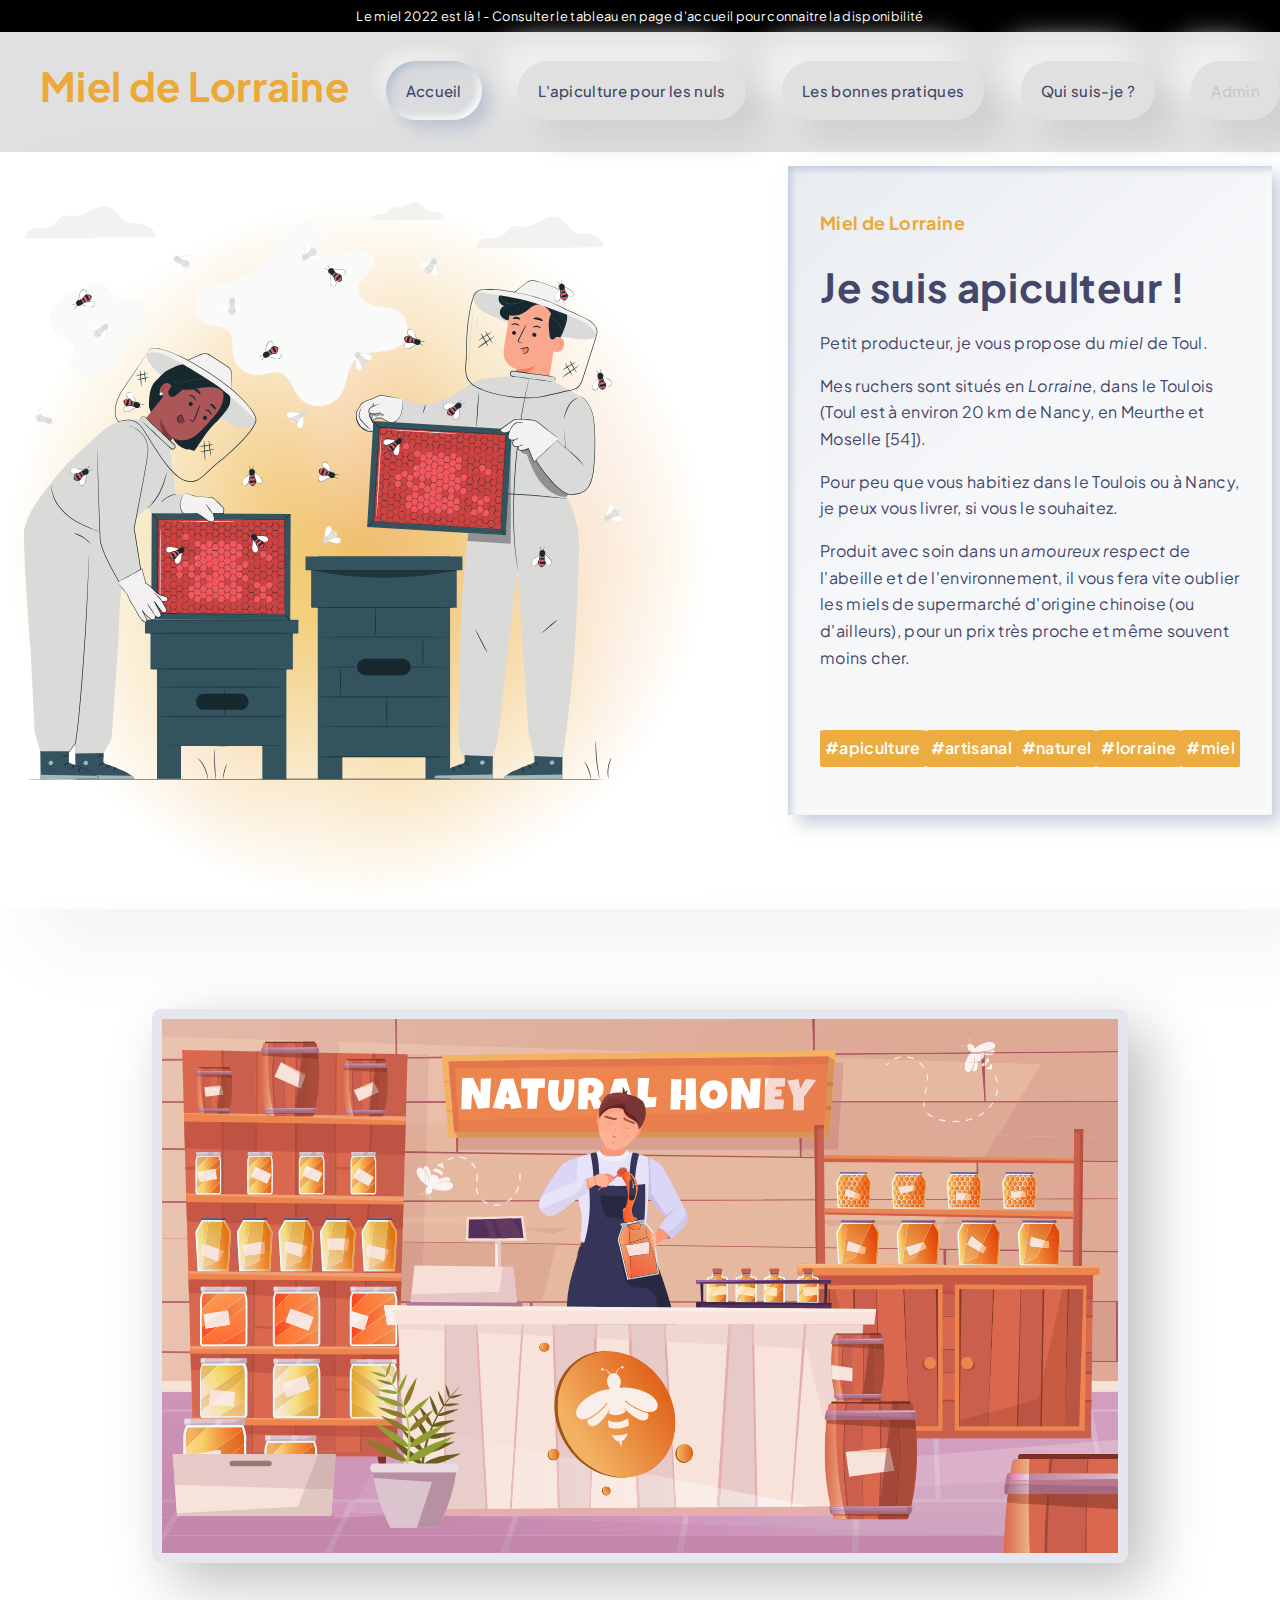
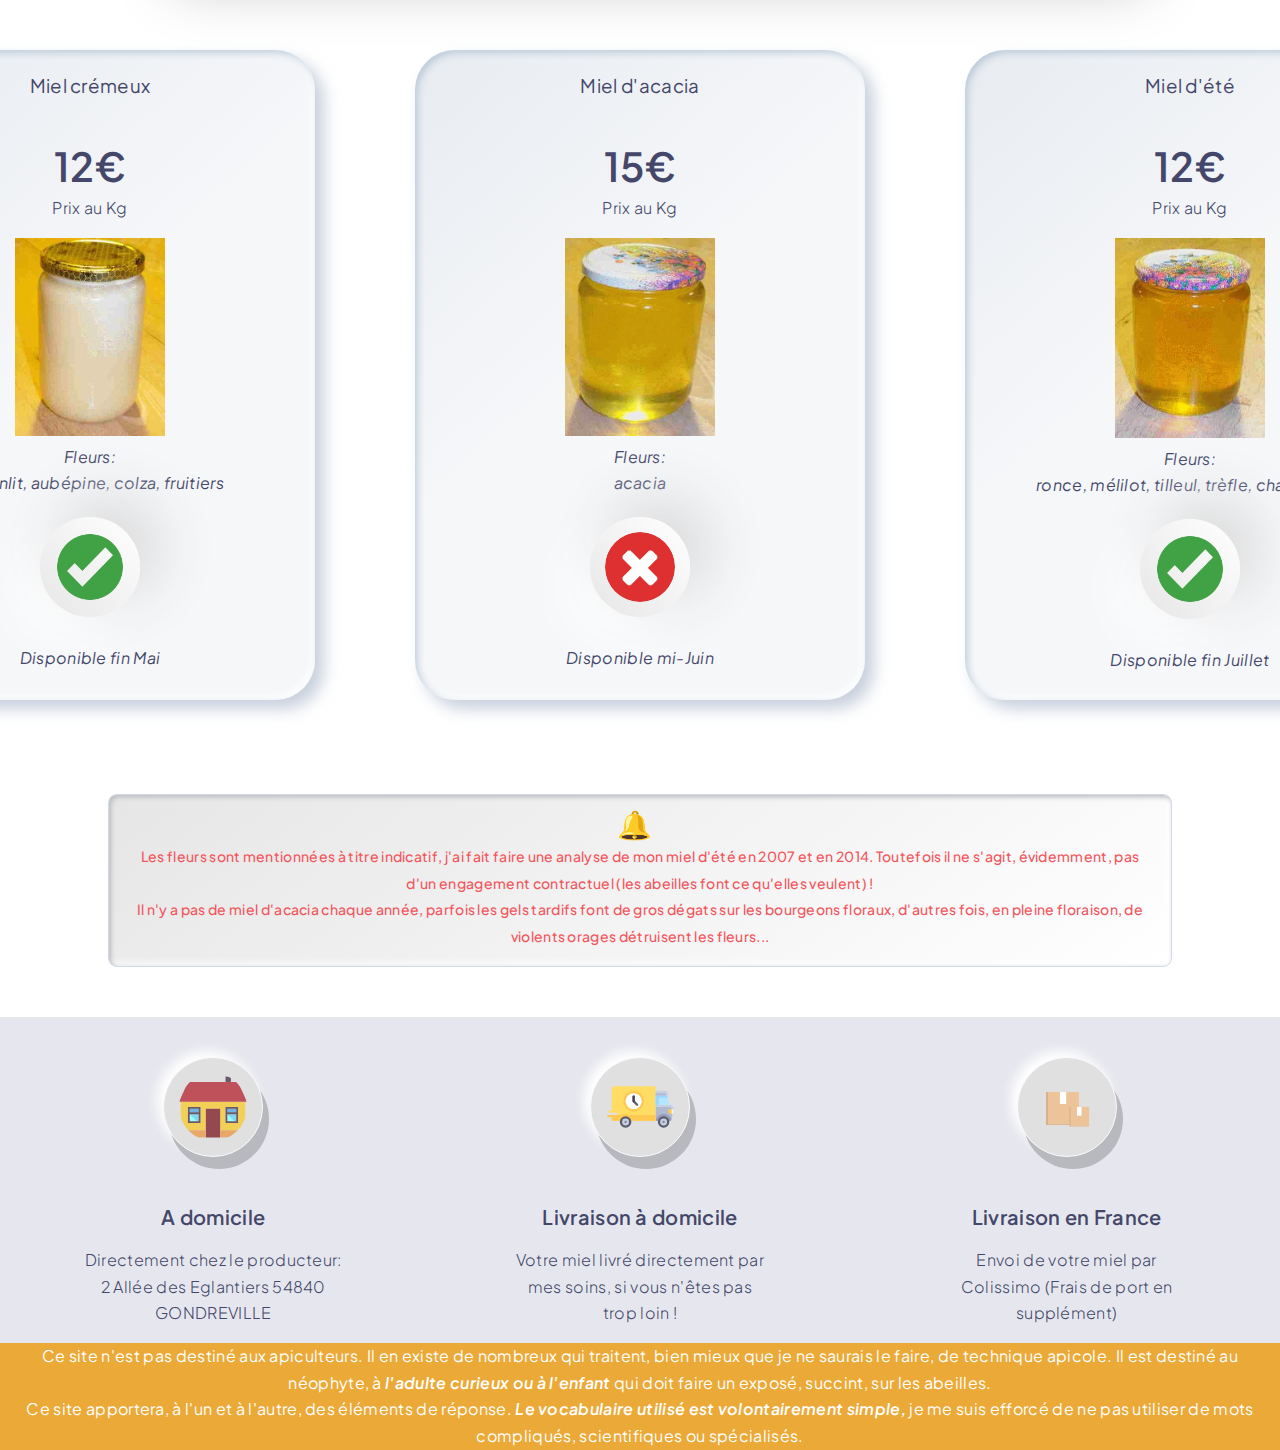
<file: index.html>
<!DOCTYPE html>
<html lang="fr">

<head>
    <meta charset="UTF-8">
    <meta http-equiv="X-UA-Compatible" content="IE=edge">
    <meta name="viewport" content="width=device-width, initial-scale=1.0">
    <meta name="Keywords" lang="fr"
        content="miel,toul,toulois,artisan, artisanal,pure,naturel,bio,nancy,lorraine,lorrain,apiculture,apiculteur,producteur,trouver,acheter,vendre,vendeur,cherche,chercher,amateur,nature,naturel,bio,aliment,énergétique,exposé,comprendre,comment ça marche,comment ca marche,FAQ,faq,produit,pollen,reine,ouvrière,ouvriere,essaim,a quoi ça sert,à quoi ca sert,chercher la reine,chercher une reine,pour les nuls, idée cadeau,meurthe et moselle, distributeur, livraison gratuite, departement 54, proximité, français">
    <title>Miel de Lorraine</title>
    <link rel="icon" href="images/honey-pot-svgrepo-com.svg" />
    <link rel="stylesheet" href="./css/style.css">

    <!-- Import de la police d'écriture prise sur le site "fonts.google.com" (site officiel)-->

    <link rel="preconnect" href="https://fonts.googleapis.com">
    <link rel="preconnect" href="https://fonts.gstatic.com" crossorigin>
    <link
        href="https://fonts.googleapis.com/css2?family=Plus+Jakarta+Sans:ital,wght@0,200;0,300;0,400;0,500;0,600;0,700;0,800;1,200;1,300;1,400;1,500;1,600;1,700;1,800&display=swap"
        rel="stylesheet">

    <!-- Y a-t-il un coût pour ces polices ? Non. Toutes les polices Google Fonts sont Open Source et sont offertes.-->
    <!--Puis-je utiliser n'importe quelle police dans un produit commercial ? Oui, vous pouvez les utiliser à des fins commerciales et même les inclure dans un produit vendu.-->

    <!---------------------------------------------------------------------------------------->
</head>

<body>
    <header class="header">
        <div class="bandeau-annonce">
            <p class="annonce">Le miel 2022 est là ! - Consulter le tableau en page d'accueil pour connaitre la
                disponibilité</p>
        </div>
        <!-- Menu -->
        <nav class="nav">
            <ul class="menu">
                <li><a class="brandName" href="index.html">Miel de Lorraine</a> </li>
                <li><a class="menu__item-active" href="index.html">Accueil</a> </li>
                <li><a class="menu__item" href="#">L'apiculture pour les nuls</a> </li>
                <li><a class="menu__item" href="#">Les bonnes pratiques</a> </li>
                <li><a class="menu__item" href="quiSuisJe.html">Qui suis-je ?</a> </li>
                <li><a class="menu__item admin" href="#">Admin</a> </li>
            </ul>
        </nav>
    </header>

    <main>
        <div class="container">
            <section class="presentation">
                <div class="imagesection01">
                    <img class="imagesection01__active" src="images/13918549_5385987.svg" alt="apiculteur">
                    <img class="imagesection01__blur" src="images/ffflux.svg" alt="blur-screen">
                </div>
                <div class="text-section01">
                    <h2>Miel de Lorraine</h2>
                    <h1>Je suis apiculteur !</h1>
                    <p>Petit producteur, je vous propose du <em>miel</em> de Toul.</p>
                    <p>Mes ruchers sont situés en <em>Lorraine</em>, dans le Toulois (Toul est à environ 20 km de Nancy,
                        en
                        Meurthe
                        et
                        Moselle [54]).
                    </p>
                    <p>Pour peu que vous habitiez dans le Toulois ou à Nancy, je peux vous livrer, si vous le souhaitez.
                    </p>
                    <p>Produit avec soin dans un <em>amoureux respect</em> de l'abeille et de l'environnement, il vous
                        fera vite
                        oublier les miels de supermarché d'origine chinoise (ou d'ailleurs), pour un prix très proche et
                        même souvent moins cher.
                    </p>
                    <br>
                    <div class="container-SEO">
                        <p class="SEO"> <span>#apiculture</span> <span>#artisanal</span>
                            <span>#naturel</span> <span>#lorraine</span> <span>#miel</span></p>
                    </div>
                </div>
            </section>
        </div>

        <div class="container 02">
            <section class="vente">
                <div class="imagesection02">
                    <img class="imagesection02__active" src="images/16607849_2102.i511.004_honey_shop_flat.svg"
                        alt="apiculteur">
                </div>
                <div class="card-section">
                    <div class="card">
                        <h3>Miel crémeux</h3>
                        <h4>12€</h4>
                        <p>Prix au Kg</p>
                        <img class="image-miel" src="images/printemps.jpg" alt="Miel crémeux">
                        <br>
                        <em>Fleurs:</em>
                        <br>
                        <em>pissenlit, aubépine, colza, fruitiers</em>
                        <br>
                        <img class="disponibilité" src="images/Eo_circle_green_checkmark.png" alt="disponibilité">
                        <br>
                        <em>Disponible fin Mai</em>
                    </div>
                    <div class="card">
                        <h3>Miel d'acacia</h3>
                        <h4>15€</h4>
                        <p>Prix au Kg</p>
                        <img class="image-miel" src="images/acacia.jpg" alt="Miel d'acacia">
                        <br>
                        <em>Fleurs:</em>
                        <br>
                        <em>acacia</em>
                        <br>
                        <img class="disponibilité" src="images/256px-Cross_red_circle.png" alt="disponibilité">
                        <br>
                        <em>Disponible mi-Juin</em>
                    </div>
                    <div class="card">
                        <h3>Miel d'été</h3>
                        <h4>12€</h4>
                        <p>Prix au Kg</p>
                        <img class="image-miel-ete" src="images/ete.jpg" alt="Miel d'été">
                        <br>
                        <em>Fleurs:</em>
                        <br>
                        <em>ronce, mélilot, tilleul, trèfle, chataîgnier</em>
                        <br>
                        <img class="disponibilité" src="images/Eo_circle_green_checkmark.png" alt="disponibilité">
                        <br>
                        <em>Disponible fin Juillet</em>
                    </div>
                </div>

                <p class="warning">
                    <span class="bell">🔔</span>
                    <br>
                    Les fleurs sont mentionnées à titre indicatif, j'ai fait faire une analyse de mon miel d'été en 2007
                    et en 2014.
                    Toutefois il ne s'agit, évidemment, pas d'un engagement contractuel (les abeilles font ce qu'elles
                    veulent) !
                    <br>
                    Il n'y a pas de miel d'acacia chaque année, parfois les gels tardifs font de gros dégats sur les
                    bourgeons floraux, d'autres fois, en pleine floraison, de violents orages détruisent les fleurs...
                </p>
            </section>
        </div>


        <footer>
            <section class="ou-acheter">

                <div class="container-ou-acheter">
                    <img class="methode-achat" src="images/sur-place.svg" alt="sur-place">
                    <div class="text">
                        <h3>A domicile</h3>
                        <p>Directement chez le producteur: 2 Allée des Eglantiers 54840 GONDREVILLE</p>
                    </div>
                </div>

                <div class="container-ou-acheter">
                    <img class="methode-achat" src="images/livraison-domicile.svg" alt="livraison-domicile">
                    <div class="text">
                        <h3>Livraison à domicile</h3>
                        <p>Votre miel livré directement par mes soins, si vous n'êtes pas trop loin !</p>
                    </div>
                </div>

                <div class="container-ou-acheter">
                    <img class="methode-achat" src="images/envoi-colis.svg" alt="envoi-colis">
                    <div class="text">
                        <h3>Livraison en France</h3>
                        <p>Envoi de votre miel par Colissimo (Frais de port en supplément)</p>
                    </div>
                </div>

            </section>

            <section class="informatif">
                <p>Ce site n'est pas destiné aux apiculteurs. Il en existe de nombreux qui traitent, bien mieux que je
                    ne
                    saurais le faire, de technique apicole. Il est destiné au néophyte, à <em>l'adulte curieux ou à
                        l'enfant</em> qui doit faire un exposé, succint, sur les abeilles.
                    <br>
                    Ce site apportera, à l'un et à l'autre, des éléments de réponse. <em>Le vocabulaire utilisé est
                        volontairement simple,</em> je me suis efforcé de ne pas utiliser de mots compliqués,
                    scientifiques
                    ou spécialisés.
                </p>
            </section>
        </footer>
    </main>
</body>

</html>
</file>
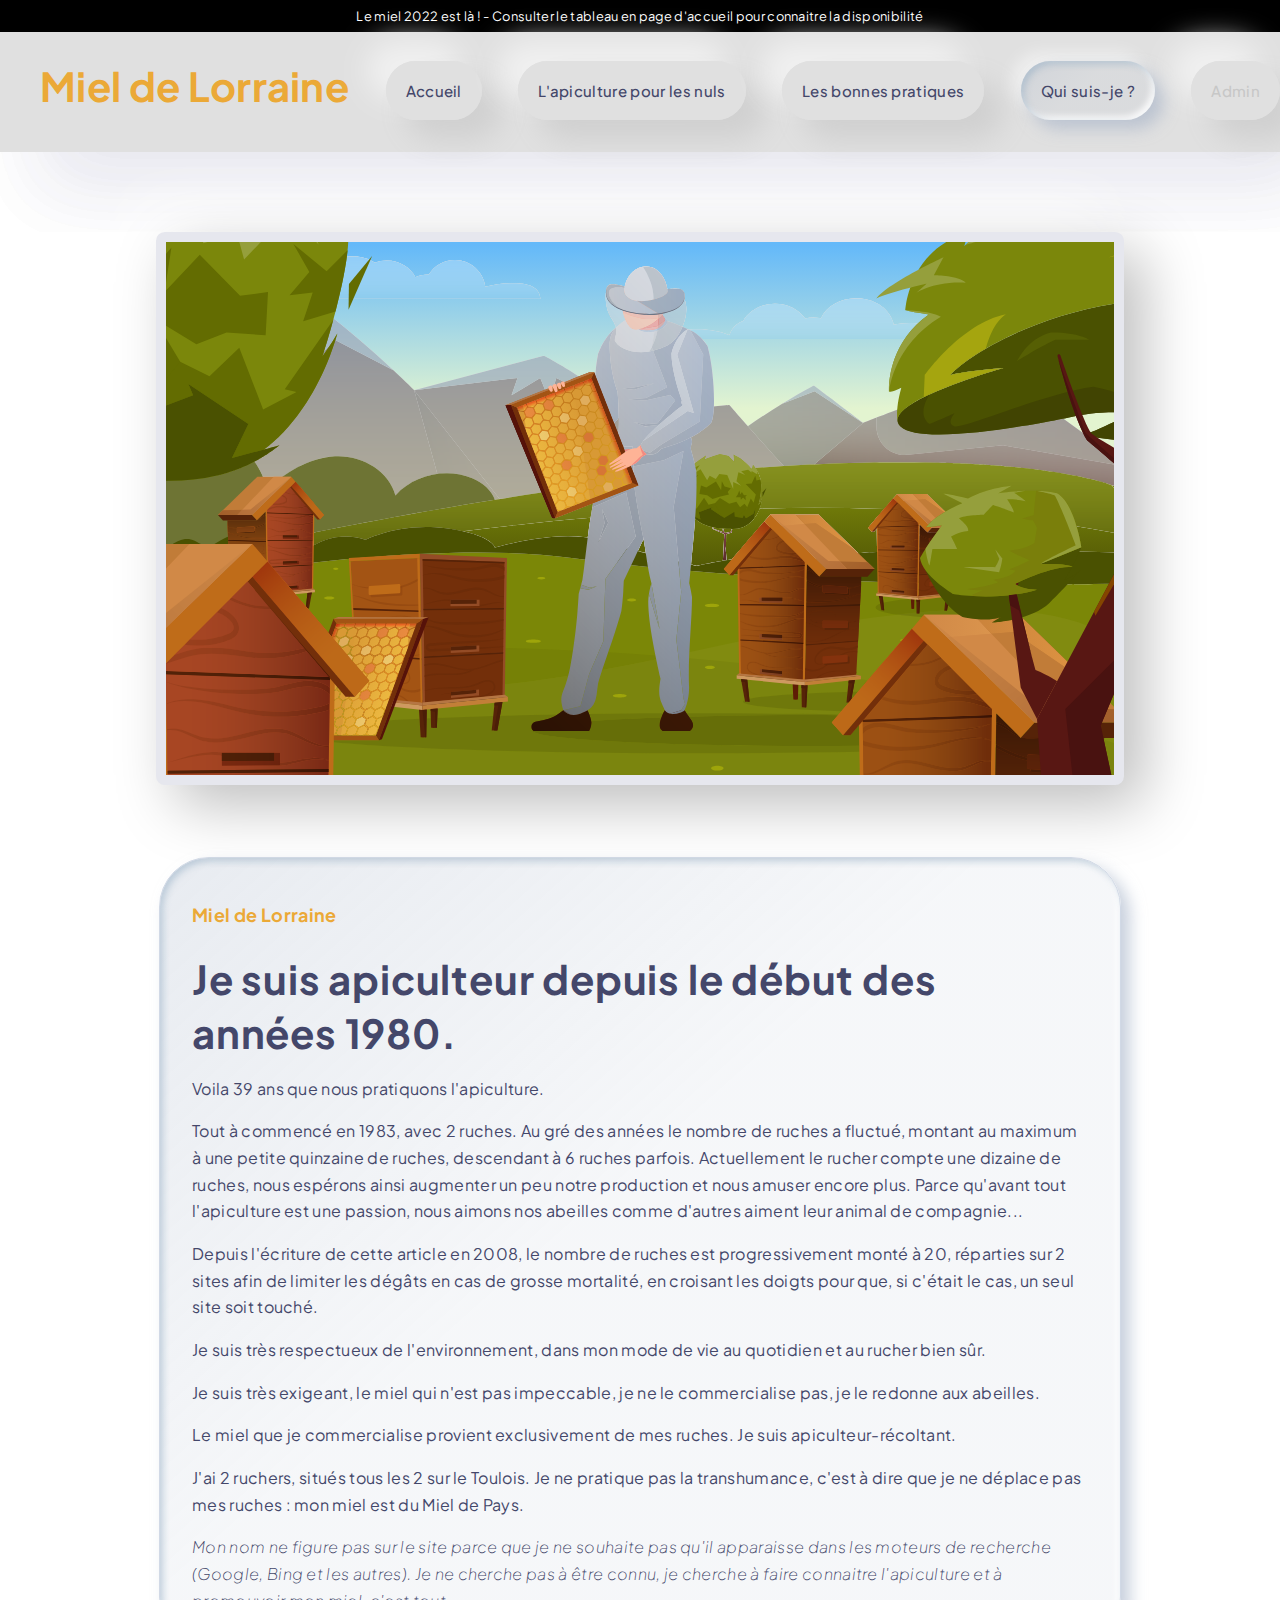
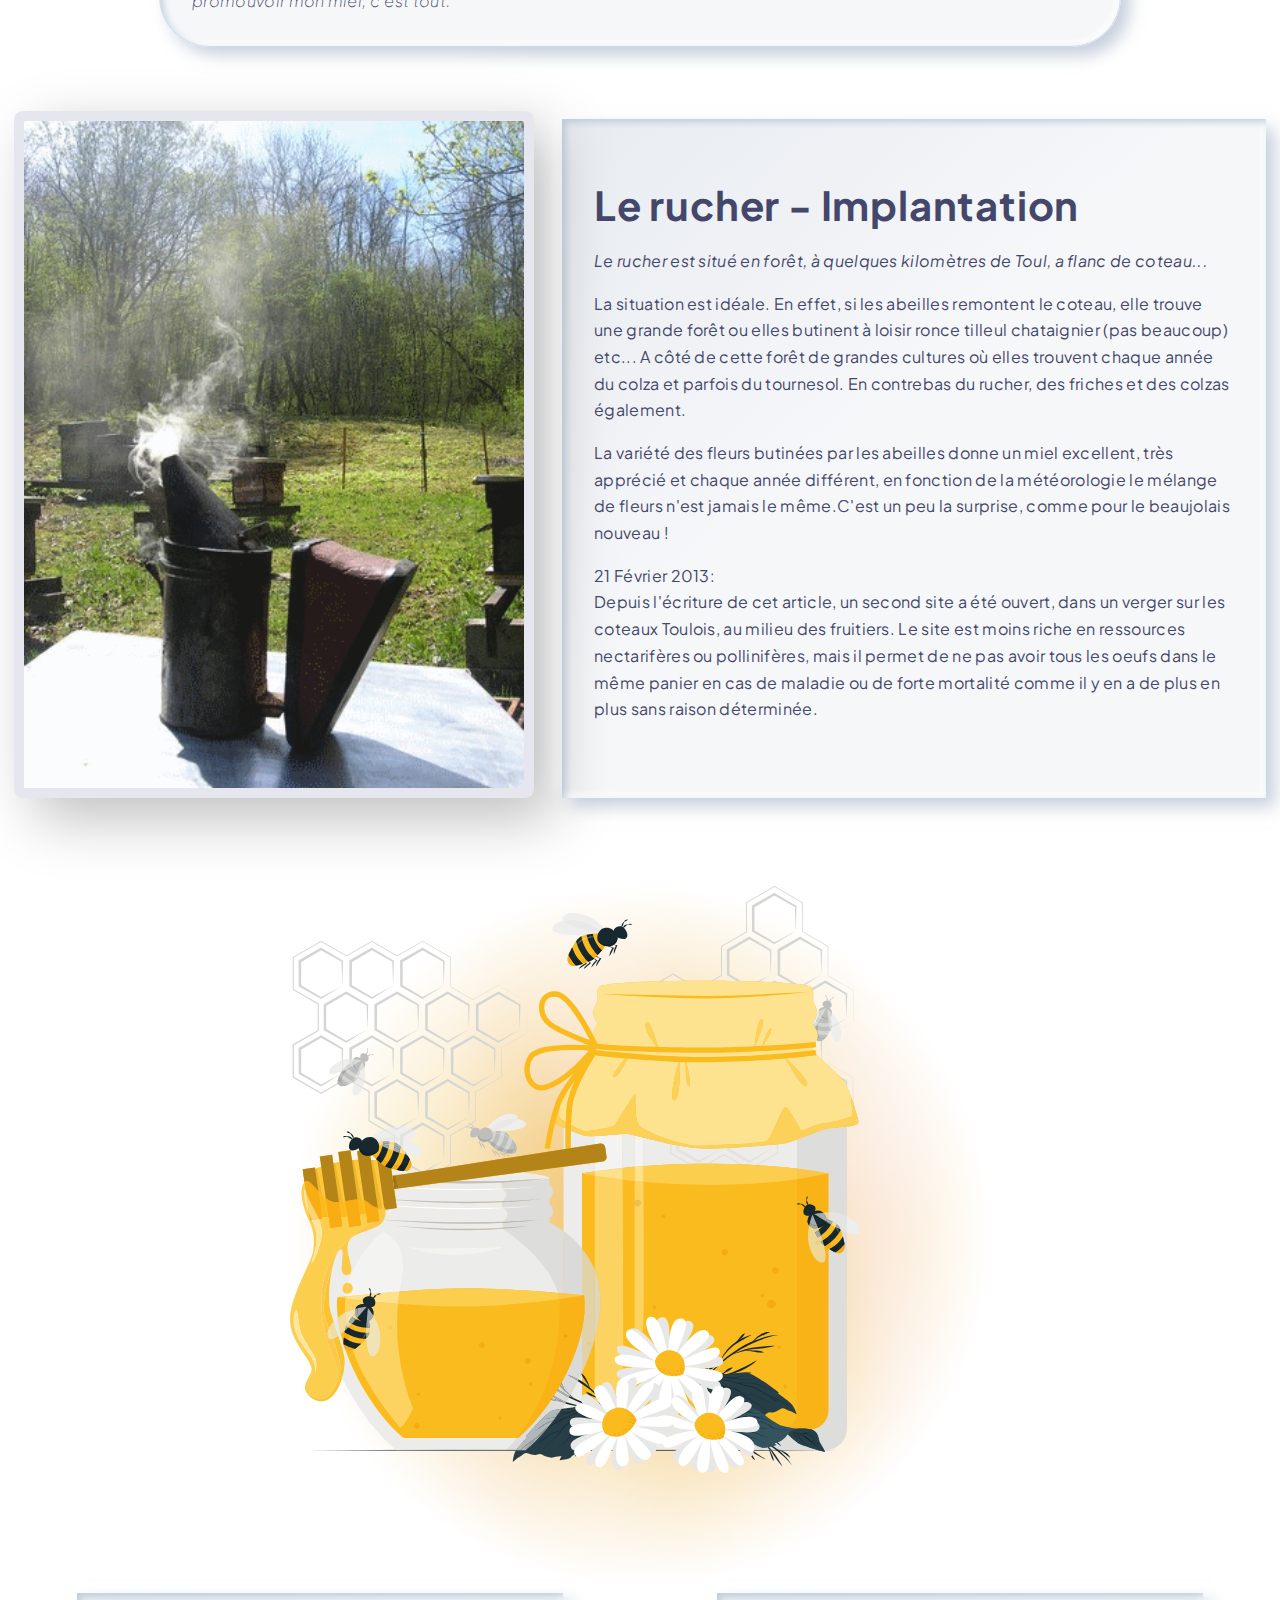
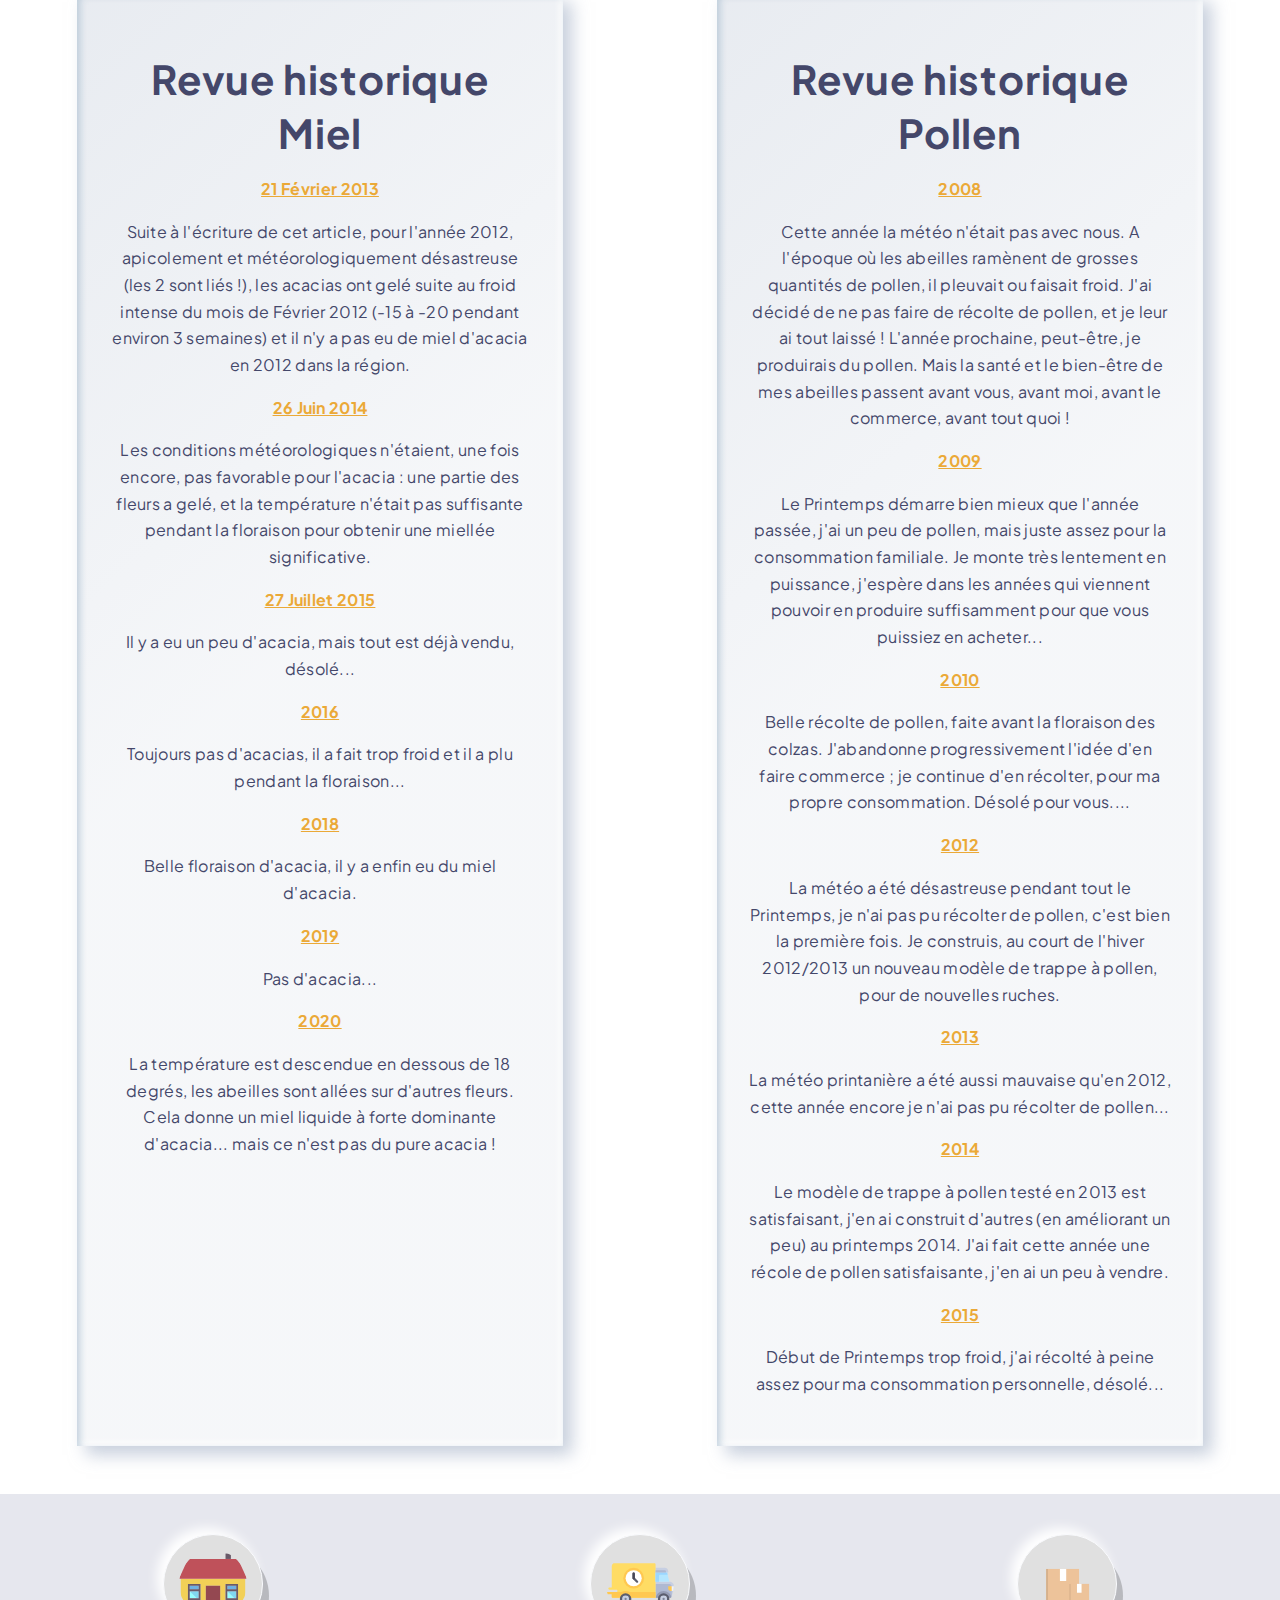
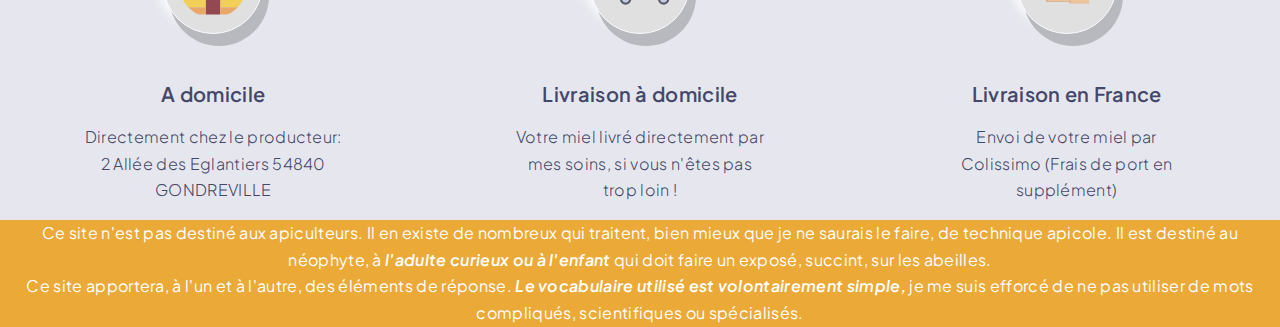
<file: quiSuisJe.html>
<!DOCTYPE html>
<html lang="fr">

<head>
    <meta charset="UTF-8">
    <meta http-equiv="X-UA-Compatible" content="IE=edge">
    <meta name="viewport" content="width=device-width, initial-scale=1.0">
    <meta name="Keywords" lang="fr"
        content="miel,toul,toulois,artisan, artisanal,pure,naturel,bio,nancy,lorraine,lorrain,apiculture,apiculteur,producteur,trouver,acheter,vendre,vendeur,cherche,chercher,amateur,nature,naturel,bio,aliment,énergétique,exposé,comprendre,comment ça marche,comment ca marche,FAQ,faq,produit,pollen,reine,ouvrière,ouvriere,essaim,a quoi ça sert,à quoi ca sert,chercher la reine,chercher une reine,pour les nuls, idée cadeau,meurthe et moselle, distributeur, livraison gratuite, departement 54, proximité, français">
    <title>Miel de Lorraine</title>
    <link rel="icon" href="images/honey-pot-svgrepo-com.svg" />
    <link rel="stylesheet" href="./css/style.css">

    <!-- Import de la police d'écriture prise sur le site "fonts.google.com" (site officiel)-->

    <link rel="preconnect" href="https://fonts.googleapis.com">
    <link rel="preconnect" href="https://fonts.gstatic.com" crossorigin>
    <link
        href="https://fonts.googleapis.com/css2?family=Plus+Jakarta+Sans:ital,wght@0,200;0,300;0,400;0,500;0,600;0,700;0,800;1,200;1,300;1,400;1,500;1,600;1,700;1,800&display=swap"
        rel="stylesheet">

    <!-- Y a-t-il un coût pour ces polices ? Non. Toutes les polices Google Fonts sont Open Source et sont offertes.-->
    <!--Puis-je utiliser n'importe quelle police dans un produit commercial ? Oui, vous pouvez les utiliser à des fins commerciales et même les inclure dans un produit vendu.-->

    <!---------------------------------------------------------------------------------------->
</head>

<body>
    <header class="header">
        <div class="bandeau-annonce">
            <p class="annonce">Le miel 2022 est là ! - Consulter le tableau en page d'accueil pour connaitre la
                disponibilité</p>
        </div>
        <!-- Menu -->
        <nav class="nav">
            <ul class="menu">
                <li><a class="brandName" href="index.html">Miel de Lorraine</a> </li>
                <li><a class="menu__item" href="index.html">Accueil</a> </li>
                <li><a class="menu__item" href="#">L'apiculture pour les nuls</a> </li>
                <li><a class="menu__item" href="#">Les bonnes pratiques</a> </li>
                <li><a class="menu__item-active" href="quiSuisJe.html">Qui suis-je ?</a> </li>
                <li><a class="menu__item admin" href="#">Admin</a> </li>
            </ul>
        </nav>
    </header>

    <main>
        <div class="container-quisuisje">
            <section class="presentation-quisuisje">

                <div class="imagesection-quisuisje">
                    <img class="image-quisuisje" src="images/Apiculteur-rucher.svg" alt="apiculteur">
                </div>

                <section class="text-section-quisuisje01">
                    <h2>Miel de Lorraine</h2>
                    <h1>Je suis apiculteur depuis le début des années 1980.</h1>
                    <p>Voila 39 ans que nous pratiquons l'apiculture.</p>
                    <p>Tout à commencé en 1983, avec 2 ruches. Au gré des années le nombre de ruches a fluctué, montant
                        au maximum à une petite quinzaine de ruches, descendant à 6 ruches parfois. Actuellement le
                        rucher compte une dizaine de ruches, nous espérons ainsi augmenter un peu notre production et
                        nous amuser encore plus. Parce qu'avant tout l'apiculture est une passion, nous aimons nos
                        abeilles comme d'autres aiment leur animal de compagnie...
                    </p>
                    <p>Depuis l'écriture de cette article en 2008, le nombre de ruches est progressivement monté à 20,
                        réparties sur 2 sites afin de limiter les dégâts en cas de grosse mortalité, en croisant les
                        doigts pour que, si c'était le cas, un seul site soit touché.</p>
                    <p>Je suis très respectueux de l'environnement, dans mon mode de vie au quotidien et au rucher bien
                        sûr.</p>
                    <p>Je suis très exigeant, le miel qui n'est pas impeccable, je ne le commercialise pas, je le
                        redonne aux abeilles.</p>
                    <p>Le miel que je commercialise provient exclusivement de mes ruches. Je suis apiculteur-récoltant.
                    </p>
                    <p>J'ai 2 ruchers, situés tous les 2 sur le Toulois. Je ne pratique pas la transhumance, c'est à
                        dire que je ne déplace pas mes ruches : mon miel est du Miel de Pays.</p>
                    <em>Mon nom ne figure pas sur le site parce que je ne souhaite pas qu'il apparaisse dans les moteurs
                        de recherche (Google, Bing et les autres). Je ne cherche pas à être connu, je cherche à faire
                        connaitre l'apiculture et à promouvoir mon miel, c'est tout.</em>
                    <br>
                </section>

                <section class="text-section-quisuisje02">
                    <div>
                        <img class="image-rucher" src="images/enfumoir.gif" alt="apiculteur">
                    </div>
                    <div class="text-section02">
                        <h1>Le rucher - Implantation</h1>
                        <em>Le rucher est situé en forêt, à quelques kilomètres de Toul, a flanc de coteau...</em>
                        <p>La situation est idéale. En effet, si les abeilles remontent le coteau, elle trouve une
                            grande forêt ou elles butinent à loisir ronce tilleul chataignier (pas beaucoup) etc... A
                            côté de cette forêt de grandes cultures où elles trouvent chaque année du colza et parfois
                            du tournesol. En contrebas du rucher, des friches et des colzas également.</p>
                        <p>La variété des fleurs butinées par les abeilles donne un miel excellent, très apprécié et
                            chaque année différent, en fonction de la météorologie le mélange de fleurs n'est jamais le
                            même.C'est un peu la surprise, comme pour le beaujolais nouveau !</p>
                        <p>21 Février 2013:
                            <br>
                            Depuis l'écriture de cet article, un second site a été ouvert, dans un verger sur les
                            coteaux Toulois, au milieu des fruitiers. Le site est moins riche en ressources nectarifères
                            ou pollinifères, mais il permet de ne pas avoir tous les oeufs dans le même panier en cas de
                            maladie ou de forte mortalité comme il y en a de plus en plus sans raison déterminée.</p>
                        <br>
                    </div>
                </section>
            </section>
        </div>
<div class="introduction-history">
        <img class="image-history" src="images/history.svg" alt="apiculteur">
        <img class="image-history__blur" src="images/ffflux.svg" alt="blur-screen">
    </div>

        <section class="historique">
            <div class="history">
                <h1>Revue historique Miel</h1>
                <time datetime="21-02-2013">21 Février 2013</time>
                <p>Suite à l'écriture de cet article, pour l'année 2012, apicolement et météorologiquement désastreuse (les 2 sont liés !), les acacias ont gelé suite au froid intense du mois de Février 2012 (-15 à -20 pendant environ 3 semaines) et il n'y a pas eu de miel d'acacia en 2012 dans la région.</p>
                <time datetime="26-06-2014">26 Juin 2014</time>
                <p>Les conditions météorologiques n'étaient, une fois encore, pas favorable pour l'acacia : une partie des fleurs a gelé, et la température n'était pas suffisante pendant la floraison pour obtenir une miellée significative.</p>
                <time datetime="27-07-2015">27 Juillet 2015</time>
                <p>Il y a eu un peu d'acacia, mais tout est déjà vendu, désolé...</p>
                <time datetime="2016">2016</time>
                <p>Toujours pas d'acacias, il a fait trop froid et il a plu pendant la floraison...</p>
                <time datetime="2018">2018</time>
                <p>Belle floraison d'acacia, il y a enfin eu du miel d'acacia.</p>
                <time datetime="2019">2019</time>
                <p>Pas d'acacia...</p>
                <time datetime="2020">2020</time>
                <p>La température est descendue en dessous de 18 degrés, les abeilles sont allées sur d'autres fleurs. Cela donne un miel liquide à forte dominante d'acacia... mais ce n'est pas du pure acacia !</p>
            </div>

            <div class="history">
                <h1>Revue historique Pollen</h1>
                <time datetime="2008">2008</time>
                <p>Cette année la météo n'était pas avec nous. A l'époque où les abeilles ramènent de grosses quantités de pollen, il pleuvait ou faisait froid. J'ai décidé de ne pas faire de récolte de pollen, et je leur ai tout laissé !
                L'année prochaine, peut-être, je produirais du pollen. Mais la santé et le bien-être de mes abeilles passent avant vous, avant moi, avant le commerce, avant tout quoi !</p>
                <time datetime="2009">2009</time>
                <p>Le Printemps démarre bien mieux que l'année passée, j'ai un peu de pollen, mais juste assez pour la consommation familiale. Je monte très lentement en puissance, j'espère dans les années qui viennent pouvoir en produire suffisamment pour que vous puissiez en acheter...</p>
                <time datetime="2010">2010</time>
                <p>Belle récolte de pollen, faite avant la floraison des colzas. J'abandonne progressivement l'idée d'en faire commerce ; je continue d'en récolter, pour ma propre consommation. Désolé pour vous....</p>
                <time datetime="2012">2012</time>
                <p>La météo a été désastreuse pendant tout le Printemps, je n'ai pas pu récolter de pollen, c'est bien la première fois.
                    Je construis, au court de l'hiver 2012/2013 un nouveau modèle de trappe à pollen, pour de nouvelles ruches.
                    </p>
                <time datetime="2013">2013</time>
                <p>La météo printanière a été aussi mauvaise qu'en 2012, cette année encore je n'ai pas pu récolter de pollen...</p>
                <time datetime="2014">2014</time>
                <p>Le modèle de trappe à pollen testé en 2013 est satisfaisant, j'en ai construit d'autres (en améliorant un peu) au printemps 2014. J'ai fait cette année une récole de pollen satisfaisante, j'en ai un peu à vendre.</p>
                <time datetime="2015">2015</time>
                <p>Début de Printemps trop froid, j'ai récolté à peine assez pour ma consommation personnelle, désolé...</p>
            </div>
        </section>
    </main>
    <footer>
        <section class="ou-acheter">

            <div class="container-ou-acheter">
                <img class="methode-achat" src="images/sur-place.svg" alt="sur-place">
                <div class="text">
                    <h3>A domicile</h3>
                    <p>Directement chez le producteur: 2 Allée des Eglantiers 54840 GONDREVILLE</p>
                </div>
            </div>

            <div class="container-ou-acheter">
                <img class="methode-achat" src="images/livraison-domicile.svg" alt="livraison-domicile">
                <div class="text">
                    <h3>Livraison à domicile</h3>
                    <p>Votre miel livré directement par mes soins, si vous n'êtes pas trop loin !</p>
                </div>
            </div>

            <div class="container-ou-acheter">
                <img class="methode-achat" src="images/envoi-colis.svg" alt="envoi-colis">
                <div class="text">
                    <h3>Livraison en France</h3>
                    <p>Envoi de votre miel par Colissimo (Frais de port en supplément)</p>
                </div>
            </div>

        </section>

        <section class="informatif">
            <p>Ce site n'est pas destiné aux apiculteurs. Il en existe de nombreux qui traitent, bien mieux que je
                ne
                saurais le faire, de technique apicole. Il est destiné au néophyte, à <em>l'adulte curieux ou à
                    l'enfant</em> qui doit faire un exposé, succint, sur les abeilles.
                <br>
                Ce site apportera, à l'un et à l'autre, des éléments de réponse. <em>Le vocabulaire utilisé est
                    volontairement simple,</em> je me suis efforcé de ne pas utiliser de mots compliqués,
                scientifiques
                ou spécialisés.
            </p>
        </section>
    </footer>
</body>

</html>
</file>
<file: css/style.css>
body {
    line-height: 1.667em;
    letter-spacing: 0.02em;
    font-family: 'Plus Jakarta Sans', sans-serif;
    margin: 0;
}

main {
    background-color: white;
}

header {
    margin-top: 0;
}

h1 {
    font-size: 40px;
    font-weight: 700;
    line-height: 1.35em;
    letter-spacing: 0.02em;
    margin-bottom: 16px;
}

h2 {
    color: #EBA937;
    line-height: 1.111em;
    font-weight: 700;
    letter-spacing: 0.02em;
    font-size: 18px;
}

:any-link {
    text-decoration: none;
}

@keyframes popup {
    0% {
        transform: scale(0.90);
    }

    100% {
        transform: scale(1);
    }
}

@keyframes popup2 {
    0% {
        transform: translate3d(0px, 0px, 0px) scale3d(1, 1, 1) rotateX(0deg) rotateY(0deg) rotateZ(360deg) skew(0deg, 0deg);
        transform-style: preserve-3d;
        will-change: transform;
    }

    100% {
        transform: translate3d(100px, 100px, 100px) scale3d(1, 1, 1) rotateX(360deg) rotateY(360deg) rotateZ(0deg) skew(360deg, 360deg);
        transform-style: preserve-3d;
        will-change: transform;
    }
}

.bandeau-annonce {
    background-color: black;
    color: white;
    margin-top: 0;
    text-align: center;
}

.annonce {
    margin: 0;
    padding: 0.2em;
    font-size: 0.8rem;
}

.menu li {
    list-style-type: none;
}

.menu :link {}

.menu {
    display: flex;
    flex-direction: row;
    justify-content: space-between;
    box-shadow: 38px 38px 74px 0 rgb(56 50 124 / 6%);
    background-color: #e0e0e0;
    align-items: center;
    margin: 0;
    height: 120px;
}

.brandName {
    font-size: 40px;
    font-weight: 700;
    color: #EBA937;
}
.menu__item-active{
    font-size: 15px;
    font-weight: 500;
    padding: 20px;
    border-radius: 50px;
    background: #e0e0e0;
    box-shadow: 9px 9px 16px rgb(163 177 198 / 60%), -9px -9px 16px rgb(255 255 255 / 50%), inset 3px 3px 7px rgb(136 165 191 / 48%), inset -3px -3px 7px #ffffff;
    background: linear-gradient(318.32deg, rgba(163, 177, 198, 0.1) 0%, rgba(163, 177, 198, 0.1) 55%, rgba(163, 177, 198, 0.25) 100%);
    color: #44476A;  
}
.menu__item {
    font-size: 15px;
    font-weight: 500;
    color: #44476A;
    padding: 20px;
    border-radius: 50px;
    background: #e0e0e0;
    box-shadow:  20px 20px 28px #d0d0d0,
    -20px -20px 28px #f0f0f0;
}

.nav {
    box-shadow: 38px 38px 74px 0 rgb(56 50 124 / 6%);
    background-color: #FBFBFD;
    height: 120px;
}

.admin {
    color: #c7c7c7
}

.container {
    padding-right: 5%;
    padding-left: 5%;
    box-shadow: 38px 38px 74px 0 rgb(56 50 124 / 6%);
}

.presentation {
    display: flex;
    flex-direction: row;
    align-items: center;
    justify-content: center;
    animation: popup 1500ms;
    margin: auto;
}

.imagesection01 {
    position: relative;
    margin-top: 50px;
}

.imagesection01__active {
    position: absolute;
    z-index: 1;
}

.imagesection01__blur {
    z-index: 0;
    animation: popup 1s;
}

.text-section01 {
    max-width: 527px;
    margin-left: 5em;
    margin-bottom: 5em;
    padding: 2em;
    box-shadow: 9px 9px 16px rgba(163, 177, 198, 0.6),
        -9px -9px 16px rgba(255, 255, 255, 0.5),
        inset 3px 3px 7px rgba(136, 165, 191, 0.48),
        inset -3px -3px 7px #FFFFFF;
    background: linear-gradient(318.32deg, rgba(163, 177, 198, 0.1) 0%, rgba(163, 177, 198, 0.1) 55%, rgba(163, 177, 198, 0.25) 100%);
    color: #44476A;

}

.container-SEO {
    width: 90%;
    margin-left: 0;
}

.SEO {
    display: flex;
    justify-content: space-between;
    color: white;
    font-weight: 600;
}

.SEO span {
    background-color: #eba937f5;
    border-radius: 5%;
    padding: 5px 5px;

}

.vente {
    display: flex;
    flex-direction: column;
    align-items: center;
    justify-content: center;
    animation-delay: 10s;
    animation: popup 5000ms;
    margin: auto;
}

.imagesection02 {
    width: auto;
    margin-top: 50px;
    text-align: center;
}

.imagesection02__active {
    border: 0.625rem solid #fafbfe;
    border-radius: 0.55rem;
    border-color: #E6E7EE;
    background: #e0e0e0;
    box-shadow: 20px 20px 60px #bebebe, -20px -20px 60px #ffffff;
    margin-top: 50px;
}

.container02 {
    background-color: #f5f7fc;
}

.card-section {
    display: flex;
    flex-direction: row;
    justify-content: space-between;
    margin-top: 5em;
    margin-bottom: 5em;
    color: #44476A;
}

.container02 {
    background-color: #E6E7EE;
}

.card {
    width: 450px;
    height: 650px;
    box-sizing: border-box;
    text-align: center;
    box-shadow: 9px 9px 16px rgb(163 177 198 / 60%), -9px -9px 16px rgb(255 255 255 / 50%), inset 3px 3px 7px rgb(136 165 191 / 48%), inset -3px -3px 7px #ffffff;
    background: linear-gradient(318.32deg, rgba(163, 177, 198, 0.1) 0%, rgba(163, 177, 198, 0.1) 55%, rgba(163, 177, 198, 0.25) 100%);
    color: #44476A;
    border-radius: 40px;
    padding: 4px 30px 20px;
    margin-left: 50px;
    margin-right: 50px;
}

h3 {
    font-weight: 400;
}

h4 {
    font-size: 40px;
    font-weight: 600;
    margin-bottom: 0;
}

.card p {
    font-weight: 300;
}

.image-miel {
    width: 150px;
    height: 198px;
}

.image-miel-ete {
    width: 150px;
    height: 200px;
}

.disponibilité {
    width: 70px;
    height: 70px;
    border-radius: 50%;
    padding: 15px;
    background: linear-gradient(45deg, #e6e6e6, #ffffff);
    box-shadow: 20px -20px 60px #d9d9d9,
        -20px 20px 60px #ffffff;
    margin-top: 20px;
    margin-bottom: 20px;
}

.warning {
    padding: 1rem 1.5rem;
    border: 0.0625rem solid #d1d9e6;
    border-radius: 0.55rem;
    color: #EBA937;
    background: linear-gradient(145deg, #e6e6e6, #ffffff);
    box-shadow: 20px 20px 60px #d9d9d9,
        -20px -20px 60px #ffffff;
    box-shadow: inset 2px 2px 5px #b8b9be, inset -3px -3px 7px #fff !important;
    color: #F2575D;
    font-weight: 500;
    font-size: 14px;
    width: 88%;
    text-align: center;
    margin-bottom: 50px;
}

.bell {
    font-size: 28px;
    padding-right: 10px;
    font-weight: 900;
}
.methode-achat{
    width: 100px;
    margin-top: 20px;
    margin-bottom: 20px;
    border-radius: 50%;
    padding: 15px;
    background: #e0e0e0;
    box-shadow:  6px 12px #b8b9be,-6px -6px 12px #fff!important;
    border-color: #d1d9e6!important;
    border: 0.0625rem solid #fafbfe!important;
    box-sizing: border-box;
}
.ou-acheter{
    background-color: #E6E7EE;
    color: #44476A;
    display: flex;
    flex-direction: row;
    justify-content: space-around;
}
.container-ou-acheter{
    text-align: center;
    margin-top: 20px;
}
.text{
    display: flex;
    flex-direction: column;
    max-width: 260px;
}
.text h3{
    font-size: 1.25rem;
    font-weight: 600;
    margin-bottom: 0;
}
.text p{
    font-weight: 300;
}
footer{
    display: block;
    text-align: center;
}
.informatif p{
    color: white;
    background-color: #EBA937;
    margin: 0;
    padding: 0;
}
.informatif p em{
    font-weight: 600;
}
.imagesection-quisuisje{
    width: auto;
    margin-top: 80px;
    text-align: center;
}
.image-quisuisje{
    border: 0.625rem solid #fafbfe;
    border-radius: 0.55rem;
    border-color: #E6E7EE;
    background: #e0e0e0;
    box-shadow: 20px 20px 60px #bebebe, -20px -20px 60px #ffffff;
}
.text-section-quisuisje01{
    text-align: left;
    width: 70%;
    margin: auto;
    padding: 2em;
    border-radius: 50px;
    border: 0.0625rem solid #d1d9e6;
    padding: 2em;
    box-shadow: 9px 9px 16px rgb(163 177 198 / 60%), -9px -9px 16px rgb(255 255 255 / 50%), inset 3px 3px 7px rgb(136 165 191 / 48%), inset -3px -3px 7px #ffffff;
    background: linear-gradient(318.32deg, rgba(163, 177, 198, 0.1) 0%, rgba(163, 177, 198, 0.1) 55%, rgba(163, 177, 198, 0.25) 100%);
    color: #44476A;
    margin-top: 4em;
    margin-bottom: 4em;
}
.text-section-quisuisje01 em{
    font-style: italic;
    font-weight: 100;
}
.text-section-quisuisje02{
    display: flex;
    flex-direction: row;
    justify-content: space-around;
    align-items: center;
    margin-bottom: 5em;
    
}
.image-rucher{
    width: 500px;
    border: 0.625rem solid #fafbfe;
    border-radius: 0.55rem;
    border-color: #E6E7EE;
    background: #e0e0e0;
    box-shadow: 20px 20px 60px #bebebe, -20px -20px 60px #ffffff;
}
.text-section02{
    width:50%;
    padding: 2em;
    box-shadow: 9px 9px 16px rgb(163 177 198 / 60%), -9px -9px 16px rgb(255 255 255 / 50%), inset 3px 3px 7px rgb(136 165 191 / 48%), inset -3px -3px 7px #ffffff;
    background: linear-gradient(318.32deg, rgba(163, 177, 198, 0.1) 0%, rgba(163, 177, 198, 0.1) 55%, rgba(163, 177, 198, 0.25) 100%);
    color: #44476A;
}
.historique{
    display: flex;
    flex-direction: row;
    justify-content: space-around;
    
}
.history{
    width: 33%;
    text-align: center;
    padding: 2em;
    box-shadow: 9px 9px 16px rgb(163 177 198 / 60%), -9px -9px 16px rgb(255 255 255 / 50%), inset 3px 3px 7px rgb(136 165 191 / 48%), inset -3px -3px 7px #ffffff;
    background: linear-gradient(318.32deg, rgba(163, 177, 198, 0.1) 0%, rgba(163, 177, 198, 0.1) 55%, rgba(163, 177, 198, 0.25) 100%);
    color: #44476A;
    margin-bottom: 3em;
    z-index: 2;
}
.introduction-history{
text-align: center;
}
.image-history{
    position: absolute;
    z-index: 1;
}
.image-history_blur{
    position: relative;
    margin-top: 50px;
}
time{
    font-weight: 700;
    color: #EBA937;
    text-decoration: underline;
}
</file>
